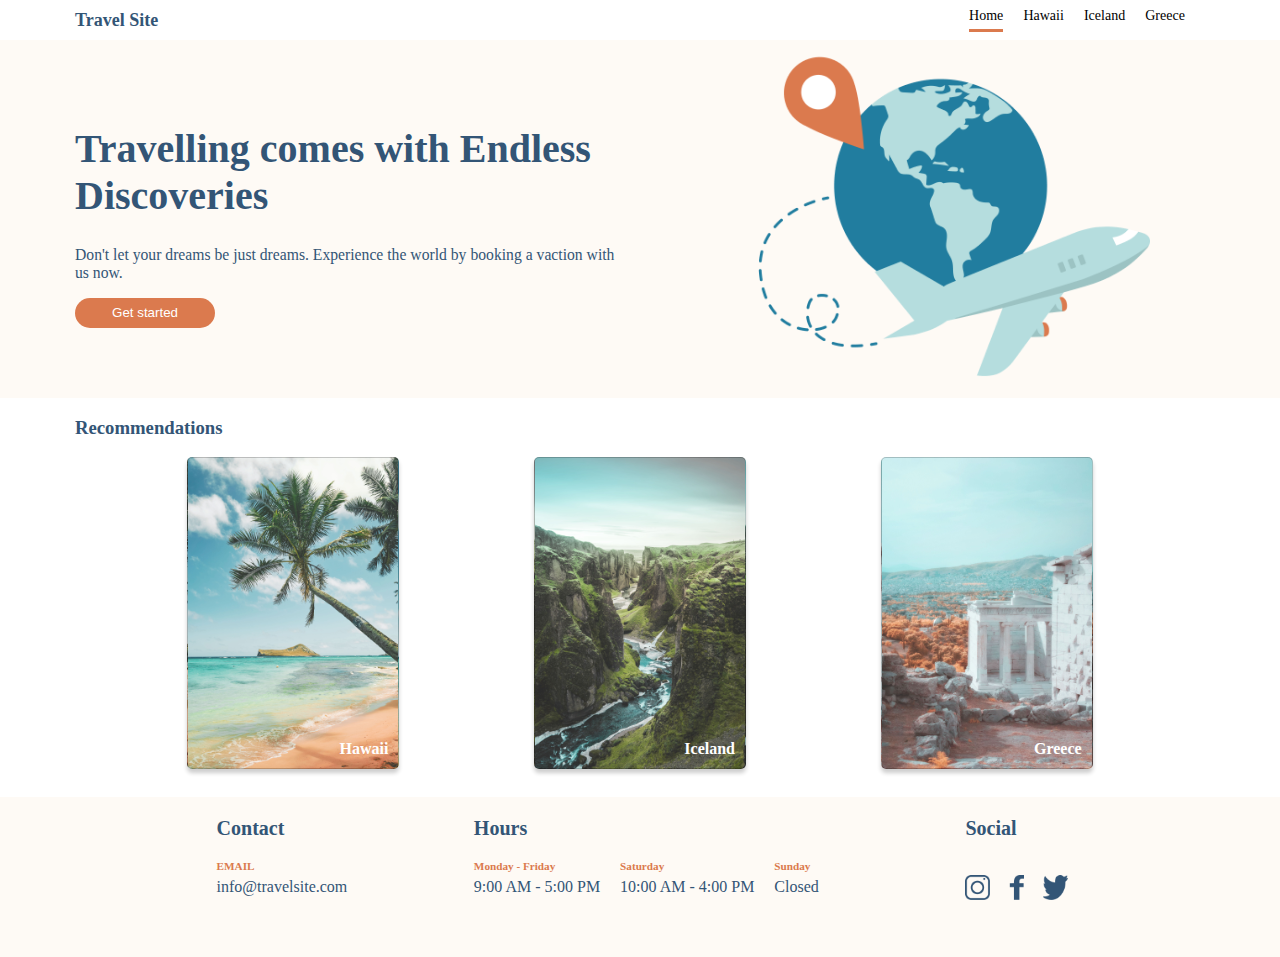
<file: index.html>
<!DOCTYPE html>
<html lang="en">
<head>
    <meta charset="UTF-8">
    <meta http-equiv="X-UA-Compatible" content="IE=edge">
    <meta name="viewport" content="width=device-width, initial-scale=1.0">
    <link rel="stylesheet" type="text/css" href="./css/global.css">
    <link rel="stylesheet" type="text/css" href="./css/main.css">
    <title>Travel Site</title>
</head>
<body>
    <nav class="nav">
        <a href="index.html">
            <h3 class="nav__title">Travel Site</h3>
        </a>
        <ul class="nav__list">
            <a class="nav__link--active" href="./index.html">
                <li class="nav__item">Home</li>
            </a>
            <a class="nav__link" href="./pages/hawaii.html">
                <li class="nav__item">Hawaii</li>
            </a>
            <a class="nav__link" href="./pages/iceland.html">
                <li class="nav__item">Iceland</li>
            </a>
            <a class="nav__link" href="./pages/greece.html">
                <li class="nav__item">Greece</li>
            </a>
        </ul>
    </nav>
    <main>
        <section class="hero">
        <div class="hero__information">
            <header>
                <h1 class="hero__title">Travelling comes with Endless Discoveries</h1>
            </header>
            <p class="hero__description">Don't let your dreams be just dreams. Experience the world by booking a vaction with us now.</p>       
            <a href="#">
                <button class="hero__button">Get started</button>     
            </a> 
        </div>
        <div class="hero__image-display">
            <img class="hero__image" src="./assets/images/hero.png" alt="hero">
        </div>    
        </section>
        <section class="rec">
            <h3 class="rec__title">Recommendations</h3>
            <section class="rec__countries">
                <a href="./pages/hawaii.html" class="rec__card--hawaii">
                    <h4 class="rec__card-title">Hawaii</h4>   
                </a>
                <a href="./pages/iceland.html" class="rec__card--iceland">
                    <h4 class="rec__card-title">Iceland</h4>  
                </a>
                <a href="./pages/greece.html" class="rec__card--greece">
                    <h4 class="rec__card-title">Greece</h4>
                </a>  
            </section>
        </section>
    </main>
    <footer class="footer">
        <section class="footer__box">
            <div>
                <h4 class="footer__title">Contact</h4>
            </div>
            <div class="footer__subinformation">
                <h5 class="footer__subtitle">EMAIL</h5>
                <p class="footer__info">info@travelsite.com</p>
            </div>
        </section>
        <section class="footer__box">
            <div>
                <h4 class="footer__title">Hours</h4>
            </div>
            <div class="footer__subinformation--display">
                <div class="footer__time">
                    <h5 class="footer__subtitle">Monday - Friday</h5>
                    <p class="footer__info">9:00 AM - 5:00 PM</p>
                </div>
                <div class="footer__time">
                    <h5 class="footer__subtitle">Saturday</h5>
                    <p class="footer__info">10:00 AM - 4:00 PM</p>
                </div>
                <div class="footer__time">
                    <h5 class="footer__subtitle">Sunday</h5>
                    <p class="footer__info">Closed</p>
                </div>
            </div>        
        </section>
        <section class="footer__box"> 
            <h4 class="footer__title">Social</h4>
            <div class="footer__logo-list">
                <a href="https://www.instagram.com/" target="_blank" class="footer__link">
                    <img class="footer__logo" src="./assets/logos/icon-instagram.png" alt="Instagram">
                </a>
                <a href="https://www.facebook.com/" target="blank" class="footer__link">
                    <img class="footer__logo--length" src="./assets/logos/icon-facebook.png" alt="Facebook">
                </a>
                <a href="https://www.twitter.com/" target="blank" class="footer__link">
                    <img class="footer__logo" src="./assets/logos/icon-twitter.png" alt="Twitter">
                </a>
            </div>
        </section>
    </footer>
</body>
</html>
</file>
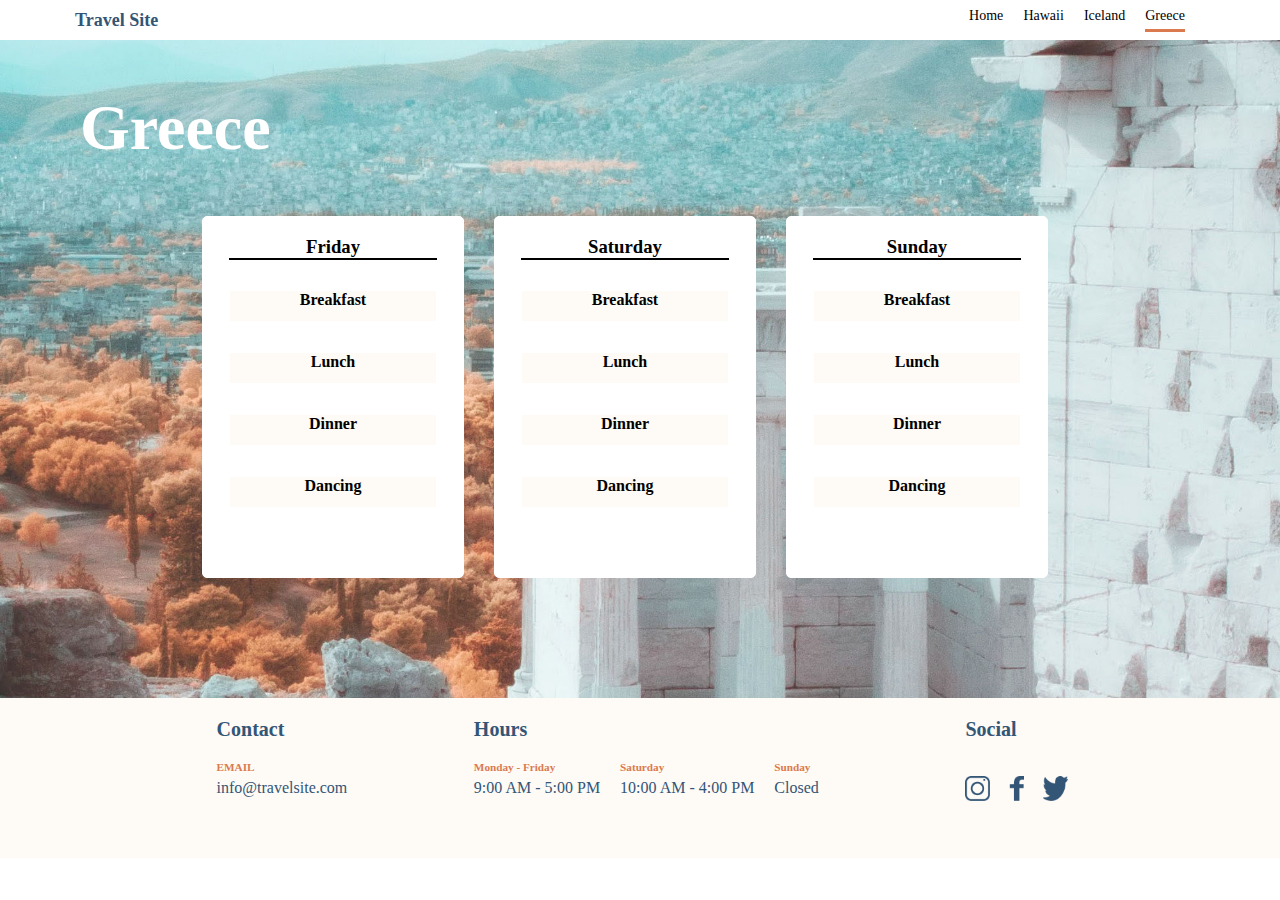
<file: pages/greece.html>
<!DOCTYPE html>
<html lang="en">
<head>
    <meta charset="UTF-8">
    <meta http-equiv="X-UA-Compatible" content="IE=edge">
    <meta name="viewport" content="width=device-width, initial-scale=1.0">
    <link rel="stylesheet" type="text/css" href="../css/global.css">
    <link rel="stylesheet" type="text/css" href="../css/destination.css">
    <title>Greece</title>
</head>
<body>
    <nav class="nav">
        <a href="../index.html">
            <h3 class="nav__title">Travel Site</h3>
        </a>
        <ul class="nav__list">
            <a class="nav__link" href="../index.html">
                <li class="nav__item">Home</li>
            </a>
            <a class="nav__link" href="./hawaii.html">
                <li class="nav__item">Hawaii</li>
            </a>
            <a class="nav__link" href="./iceland.html">
                <li class="nav__item">Iceland</li>
            </a>
            <a class="nav__link--active" href="./greece.html">
                <li class="nav__item">Greece</li>
            </a>
        </ul>
    </nav>
    <main>
        <section class="destination--greece">
            <div class="destination__title--position">
                <h1 class="destination__title">Greece</h1>
             </div>
            <section class="destination__schedule">
                <section class="schedule__card"> 
                    <div class="schedule__subinfo">
                        <h3 class="schedule__subtitle">Friday</h3>
                        <p class="schedule__info">Breakfast</p>
                        <p class="schedule__info">Lunch</p>
                        <p class="schedule__info">Dinner</p>
                        <p class="schedule__info">Dancing</p>
                    </div>
                </section>
                <section class="schedule__card">
                    <div class="schedule__subinfo">
                        <h3 class="schedule__subtitle">Saturday</h3>
                        <p class="schedule__info">Breakfast</p>
                        <p class="schedule__info">Lunch</p>
                        <p class="schedule__info">Dinner</p>
                        <p class="schedule__info">Dancing</p>
                    </div>
                </section>
                <section class="schedule__card"> 
                    <div class="schedule__subinfo">
                        <h3 class="schedule__subtitle">Sunday</h3>
                        <p class="schedule__info">Breakfast</p>
                        <p class="schedule__info">Lunch</p>
                        <p class="schedule__info">Dinner</p>
                        <p class="schedule__info">Dancing</p>
                    </div>
                </section>
            </section>
        </section>
    </main>
    <footer class="footer">
        <section class="footer__box">
            <div>
                <h4 class="footer__title">Contact</h4>
            </div>
            <div class="footer__subinformation">
                <h5 class="footer__subtitle">EMAIL</h5>
                <p class="footer__info">info@travelsite.com</p>
            </div>
        </section>
        <section class="footer__box">
            <div>
                <h4 class="footer__title">Hours</h4>
            </div>
            <div class="footer__subinformation--display">
                <div class="footer__time">
                    <h5 class="footer__subtitle">Monday - Friday</h5>
                    <p class="footer__info">9:00 AM - 5:00 PM</p>
                </div>
                <div class="footer__time">
                    <h5 class="footer__subtitle">Saturday</h5>
                    <p class="footer__info">10:00 AM - 4:00 PM</p>
                </div>
                <div class="footer__time">
                    <h5 class="footer__subtitle">Sunday</h5>
                    <p class="footer__info">Closed</p>
                </div>
            </div>        
        </section>
        <section class="footer__box"> 
            <div>
                <h4 class="footer__title">Social</h4>
            </div>
            <div class="footer__logo-list">
                <a href="https://www.instagram.com/" target="_blank" class="footer__link">
                    <img class="footer__logo" src="../assets/logos/icon-instagram.png" alt="Instagram">
                </a>
                <a href="https://www.facebook.com/" target="blank" class="footer__link">
                    <img class="footer__logo--length" src="../assets/logos/icon-facebook.png" alt="Facebook">
                </a>
                <a href="https://www.twitter.com/" target="blank" class="footer__link">
                    <img class="footer__logo" src="../assets/logos/icon-twitter.png" alt="Twitter">
                </a>
            </div>
        </section>
    </footer>
</body>
</html>
</body>
</html>
</file>
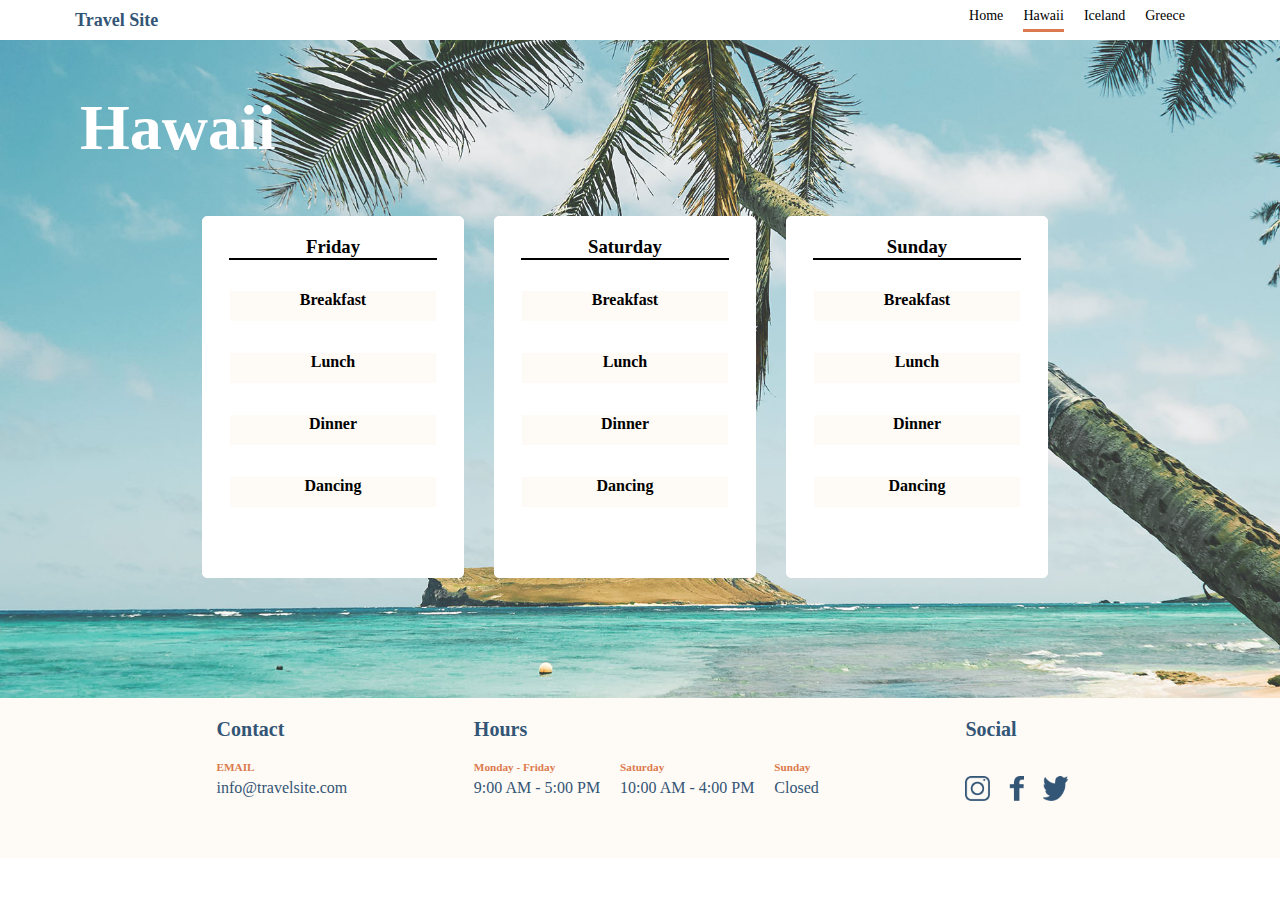
<file: pages/hawaii.html>
<!DOCTYPE html>
<html lang="en">
<head>
    <meta charset="UTF-8">
    <meta http-equiv="X-UA-Compatible" content="IE=edge">
    <meta name="viewport" content="width=device-width, initial-scale=1.0">
    <link rel="stylesheet" type="text/css" href="../css/global.css">
    <link rel="stylesheet" type="text/css" href="../css/destination.css">
    <title>Hawaii</title>
</head>
<body>
    <nav class="nav">
        <a href="../index.html">
            <h3 class="nav__title">Travel Site</h3>
        </a>
        <ul class="nav__list">
            <a class="nav__link" href="../index.html">
                <li class="nav__item">Home</li>
            </a>
            <a class="nav__link--active" href="./hawaii.html">
                <li class="nav__item">Hawaii</li>
            </a>
            <a class="nav__link" href="./iceland.html">
                <li class="nav__item">Iceland</li>
            </a>
            <a class="nav__link" href="./greece.html">
                <li class="nav__item">Greece</li>
            </a>
        </ul>
    </nav>
    <main>
        <section class="destination--hawaii">
        <div  class="destination__title--position">
            <h1 class="destination__title">Hawaii</h1>
        </div>
        <section class="destination__schedule">
            <section class="schedule__card"> 
                <div class="schedule__subinfo">
                    <h3 class="schedule__subtitle">Friday</h3>
                    <p class="schedule__info">Breakfast</p>
                    <p class="schedule__info">Lunch</p>
                    <p class="schedule__info">Dinner</p>
                    <p class="schedule__info">Dancing</p>
                </div>
            </section>
            <section class="schedule__card">
                <div class="schedule__subinfo">
                    <h3 class="schedule__subtitle">Saturday</h3>
                    <p class="schedule__info">Breakfast</p>
                    <p class="schedule__info">Lunch</p>
                    <p class="schedule__info">Dinner</p>
                    <p class="schedule__info">Dancing</p>
                </div>
            </section>
            <section class="schedule__card"> 
                <div class="schedule__subinfo"> 
                    <h3 class="schedule__subtitle">Sunday</h3>
                    <p class="schedule__info">Breakfast</p>
                    <p class="schedule__info">Lunch</p>
                    <p class="schedule__info">Dinner</p>
                    <p class="schedule__info">Dancing</p>
                </div>
            </section>
        </section>
    </main>
    <footer class="footer">
        <section class="footer__box">
            <div>
                <h4 class="footer__title">Contact</h4>
            </div>
            <div class="footer__subinformation">
                <h5 class="footer__subtitle">EMAIL</h5>
                <p class="footer__info">info@travelsite.com</p>
            </div>
        </section>
        <section class="footer__box">
            <div>
                <h4 class="footer__title">Hours</h4>
            </div>
            <div class="footer__subinformation--display">
                <div class="footer__time">
                    <h5 class="footer__subtitle">Monday - Friday</h5>
                    <p class="footer__info">9:00 AM - 5:00 PM</p>
                </div>
                <div class="footer__time">
                    <h5 class="footer__subtitle">Saturday</h5>
                    <p class="footer__info">10:00 AM - 4:00 PM</p>
                </div>
                <div class="footer__time">
                    <h5 class="footer__subtitle">Sunday</h5>
                    <p class="footer__info">Closed</p>
                </div>
            </div>        
        </section>
        <section class="footer__box"> 
            <div>
                <h4 class="footer__title">Social</h4>
            </div>
            <div class="footer__logo-list">
                <a href="https://www.instagram.com/" target="_blank" class="footer__link">
                    <img class="footer__logo" src="../assets/logos/icon-instagram.png" alt="Instagram">
                </a>
                <a href="https://www.facebook.com/" target="blank" class="footer__link">
                    <img class="footer__logo--length" src="../assets/logos/icon-facebook.png" alt="Facebook">
                </a>
                <a href="https://www.twitter.com/" target="blank" class="footer__link">
                    <img class="footer__logo" src="../assets/logos/icon-twitter.png" alt="Twitter">
                </a>
            </div>
        </section>
    </footer>
</body>
</html>
</file>
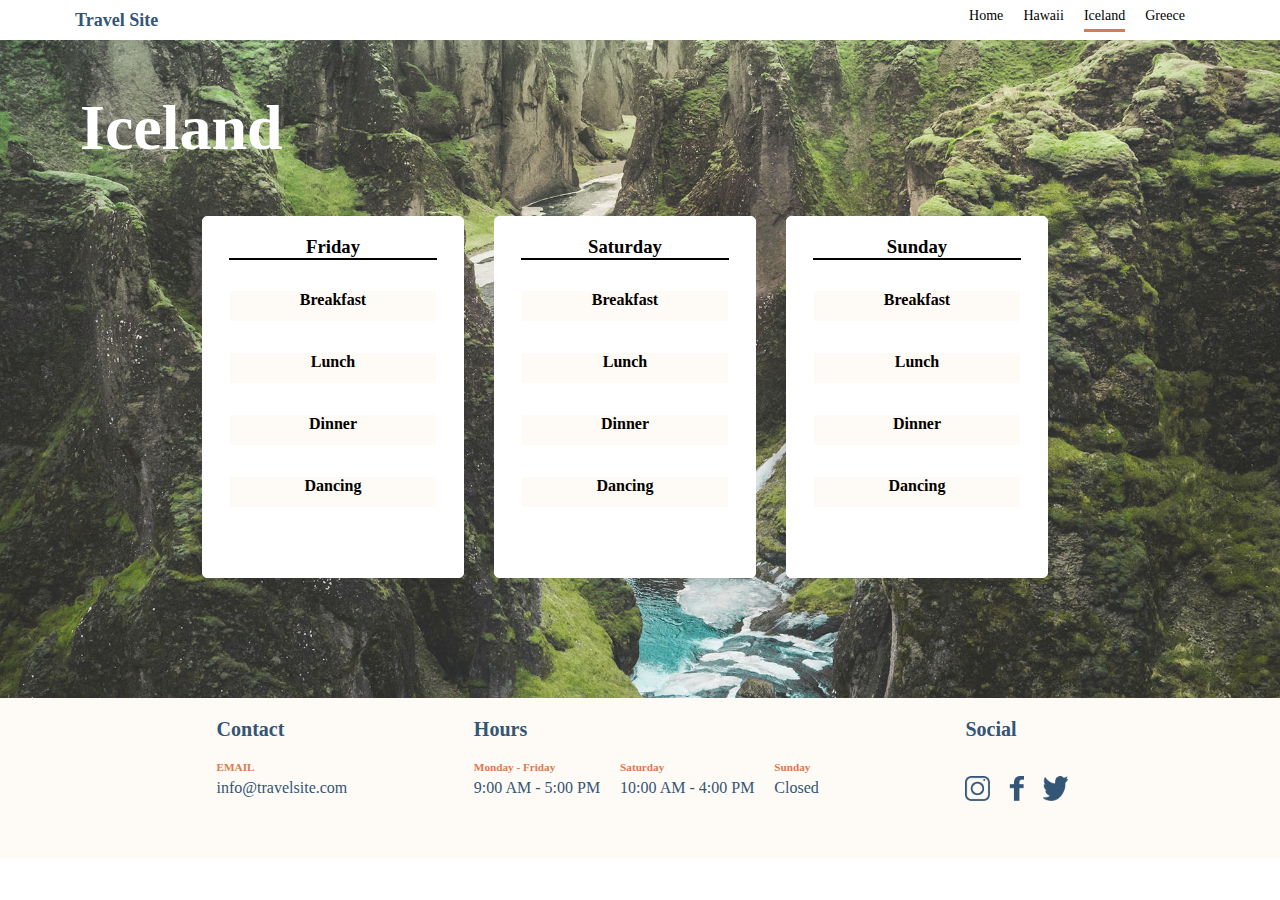
<file: pages/iceland.html>
<!DOCTYPE html>
<html lang="en">
<head>
    <meta charset="UTF-8">
    <meta http-equiv="X-UA-Compatible" content="IE=edge">
    <meta name="viewport" content="width=device-width, initial-scale=1.0">
    <link rel="stylesheet" type="text/css" href="../css/global.css">
    <link rel="stylesheet" type="text/css" href="../css/destination.css">
    <title>Iceland</title>
</head>
<body>
    <nav class="nav">
        <a href="../index.html">
            <h3 class="nav__title">Travel Site</h3>
        </a>
        <ul class="nav__list">
            <a class="nav__link" href="../index.html">
                <li class="nav__item">Home</li>
            </a>
            <a class="nav__link" href="./hawaii.html">
                <li class="nav__item">Hawaii</li>
            </a>
            <a class="nav__link--active" href="./iceland.html">
                <li class="nav__item">Iceland</li>
            </a>
            <a class="nav__link" href="./greece.html">
                <li class="nav__item">Greece</li>
            </a>
        </ul>
    </nav>
    <main>
        <section class="destination--iceland">
            <div  class="destination__title--position">
                <h1 class="destination__title">Iceland</h1>
            </div>
            <section class="destination__schedule">
                <section class="schedule__card"> 
                    <div class="schedule__subinfo">
                        <h3 class="schedule__subtitle">Friday</h3>
                        <p class="schedule__info">Breakfast</p>
                        <p class="schedule__info">Lunch</p>
                        <p class="schedule__info">Dinner</p>
                        <p class="schedule__info">Dancing</p>
                    </div>
                </section>
                <section class="schedule__card">
                    <div class="schedule__subinfo">
                        <h3 class="schedule__subtitle">Saturday</h3>
                        <p class="schedule__info">Breakfast</p>
                        <p class="schedule__info">Lunch</p>
                        <p class="schedule__info">Dinner</p>
                        <p class="schedule__info">Dancing</p>
                    </div>
                </section>
                <section class="schedule__card"> 
                    <div class="schedule__subinfo">
                        <h3 class="schedule__subtitle">Sunday</h3>
                        <p class="schedule__info">Breakfast</p>
                        <p class="schedule__info">Lunch</p>
                        <p class="schedule__info">Dinner</p>
                        <p class="schedule__info">Dancing</p>
                    </div>
                </section>
            </section>
        </section>
    </main>
    <footer class="footer">
        <section class="footer__box">
            <div>
                <h4 class="footer__title">Contact</h4>
            </div>
            <div class="footer__subinformation">
                <h5 class="footer__subtitle">EMAIL</h5>
                <p class="footer__info">info@travelsite.com</p>
            </div>
        </section>
        <section class="footer__box">
            <div>
                <h4 class="footer__title">Hours</h4>
            </div>
            <div class="footer__subinformation--display">
                <div class="footer__time">
                    <h5 class="footer__subtitle">Monday - Friday</h5>
                    <p class="footer__info">9:00 AM - 5:00 PM</p>
                </div>
                <div class="footer__time">
                    <h5 class="footer__subtitle">Saturday</h5>
                    <p class="footer__info">10:00 AM - 4:00 PM</p>
                </div>
                <div class="footer__time">
                    <h5 class="footer__subtitle">Sunday</h5>
                    <p class="footer__info">Closed</p>
                </div>
            </div>        
        </section>
        <section class="footer__box"> 
            <div>
                <h4 class="footer__title">Social</h4>
            </div>
            <div class="footer__logo-list">
                <a href="https://www.instagram.com/" target="_blank" class="footer__link">
                    <img class="footer__logo" src="../assets/logos/icon-instagram.png" alt="Instagram">
                </a>
                <a href="https://www.facebook.com/" target="blank" class="footer__link">
                    <img class="footer__logo--length" src="../assets/logos/icon-facebook.png" alt="Facebook">
                </a>
                <a href="https://www.twitter.com/" target="blank" class="footer__link">
                    <img class="footer__logo" src="../assets/logos/icon-twitter.png" alt="Twitter">
                </a>
            </div>
        </section>
    </footer>
</body>
</html>
</body>
</html>
</file>
<file: css/global.css>
html { 
    font-family: "Verdana";
}

body { 
    margin: 0; 
    padding-top: 28px;
    
}

a {
    text-decoration: none;
}

/*Navigation*/

.nav { 
    background-color: #FFFFFF;
    display: flex;
    justify-content: space-between;
    align-items: center;
    height: 40px;
    position: fixed; 
    top: 0;
    width: 100%;
    z-index: 1; 
}

.nav__title { 
    color: #335576;
    padding-left: 75px;
    font-size: 1.125rem
}

.nav__list { 
    list-style: none;
    display: flex;
    justify-content: space-evenly;
    width: 20%;
    padding-right: 75px; 
    text-decoration: none;  
}

.nav__link { 
    text-decoration: none;    
    
}

.nav__link--active { 
    color: black;
    text-decoration: none;
    border-bottom: 3px solid #DB7A4E;
    padding-bottom: 5px;
}

.nav__item { 
    color: black;
    font-size: 14px;

}

/*footer*/

.footer {
    background-color: #FEFAF5;
    display: flex;
    justify-content: space-evenly;
    min-height: 160px; 
}

.footer__box { 
    margin-left: -70px;
    margin-right: -90px;
}


.footer__title { 
    color: #335576;  
    font-weight: bold;
    font-size: 1.25rem;
    margin-top: 20px;
    margin-bottom: 0px;
}

.footer__subtitle { 
    color: #DB7A4E;
    font-size: 0.7em;
    margin-top: 0px;
    margin-bottom: -10px;
}

.footer__info {
    color: #335576; 
}

.footer__subinformation--display { 
    display: flex; 
    margin-top: 20px;
}

.footer__subinformation {
    margin-top: 20px;
}

.footer__time { 
    padding-right: 20px;
}

.footer__logo-list { 
    padding-top: 35px;
}

.footer__logo { 
    width: 25px;
    height: 25px; 
    margin-right: 15px;
}

.footer__logo--length {
    width: 15px; 
    height: 25px; 
    margin-right: 15px;
}

.footer__link {
    text-decoration: none; 
}
</file>
<file: css/main.css>
.hero { 
    background-color: #FEFAF5;
    display: flex;
    justify-content: space-between;
    align-items: center;
    height: 370px;
}

.hero__information { 
    margin-left: 75px;
}

.hero__title { 
    color: #335576; 
    text-align: left;
    font-size: 40px;
}

.hero__description { 
    text-align: left;
    color: #335576; 
    font-size: 0.98rem;
}

.hero__button { 
    background-color: #DB7A4E;
    border: none;
    border-radius: 25px;
    height: 30px;  
    width: 140px;
    color: white;

}

.hero__image-display { 
    display: flex;
    justify-content: space-around;
}

.hero__image {
    width: 60%;
}

.rec { 
    height: 380px;
}

.rec__countries { 
    display:flex; 
    justify-content: space-around;
}

.rec__card {
    border: 1px solid rgba(0, 0, 0, 0.3);
}

.rec__title { 
    color: #335576;
    margin-left: 75px;
}

.rec__card--hawaii { 
    background-image: url("/assets/images/hawaii.jpg");
    min-height: 310px;
    min-width: 210px;
    background-position: center;
    background-size: cover;
    border: 1px solid rgba(0, 0, 0, 0.2);
    box-shadow: 0px 4px 4px rgba(0, 0, 0, 0.2);
    border-radius: 5px;
    position:relative;
    margin-left: 120px;
    
}

.rec__card--iceland { 
    background-image: url("/assets/images/iceland.jpg");
    min-height: 310px;
    min-width: 210px;
    background-position: center;
    background-size: cover;
    border: 1px solid rgba(0, 0, 0, 0.2);
    box-shadow: 0px 4px 4px rgba(0, 0, 0, 0.2);
    border-radius: 5px;
    position:relative;
}

.rec__card--greece {
    background-image: url("/assets/images/greece.jpg");
    min-height: 310px;
    min-width: 210px;
    background-position: center;
    background-size: cover;
    border: 1px solid rgba(0, 0, 0, 0.2);
    box-shadow: 0px 4px 4px rgba(0, 0, 0, 0.2);
    border-radius: 5px;
    position:relative;
    margin-right: 120px;
    

}

.rec__card-title { 
    color: white;
    position: absolute;
    bottom: 0px;
    right: 10px;
    margin-bottom: 10px;
}

.rec__card-image { 
    width: 165px;
    height: 250x;
}
</file>
<file: css/destination.css>
.destination--greece {
    background-image: url("/assets/images/greece.jpg");
    background-position: center;
    background-size: cover; 
    height: 710px;
    width: 1280px;
    margin-top: -40px;
}

.destination--hawaii {
    background-image: url("/assets/images/hawaii.jpg");
    background-position: center;
    background-size: cover; 
    height: 710px;
    width: 1280px;
    margin-top: -40px;
}

.destination--iceland {
    background-image: url("/assets/images/iceland.jpg");
    background-position: center;
    background-size: cover; 
    height: 710px;
    width: 1280px;
    margin-top: -40px;
}

.destination__title--position {
    position: relative;
}

.destination__title { 
    color: white;
    font-size: 4em;
    position: absolute;
    top: 60px;
    left: 80px;
}

.destination__schedule { 
    display: flex;
    justify-content: center;
    align-items: flex-end;
    height: 710px;
}

.schedule__card { 
    border: 1px solid white;
    border-radius: 5px; 
    background-color: white;
    height: 360px;
    width: 260px;
    margin-right: 30px;
    margin-bottom: 120px;
    text-align: center;
    
}

.schedule__subinfo{ 
    width: 80%;
    margin: auto;
}

.schedule__subtitle { 
    border-bottom: 2px solid black;
}

.schedule__info { 
    font-weight: bold;
    margin-top: 30px;
    margin-bottom: 20px;
    border: 1px solid white; 
    background-color: #FEFAF5;
    height: 30px;
   
}
</file>
